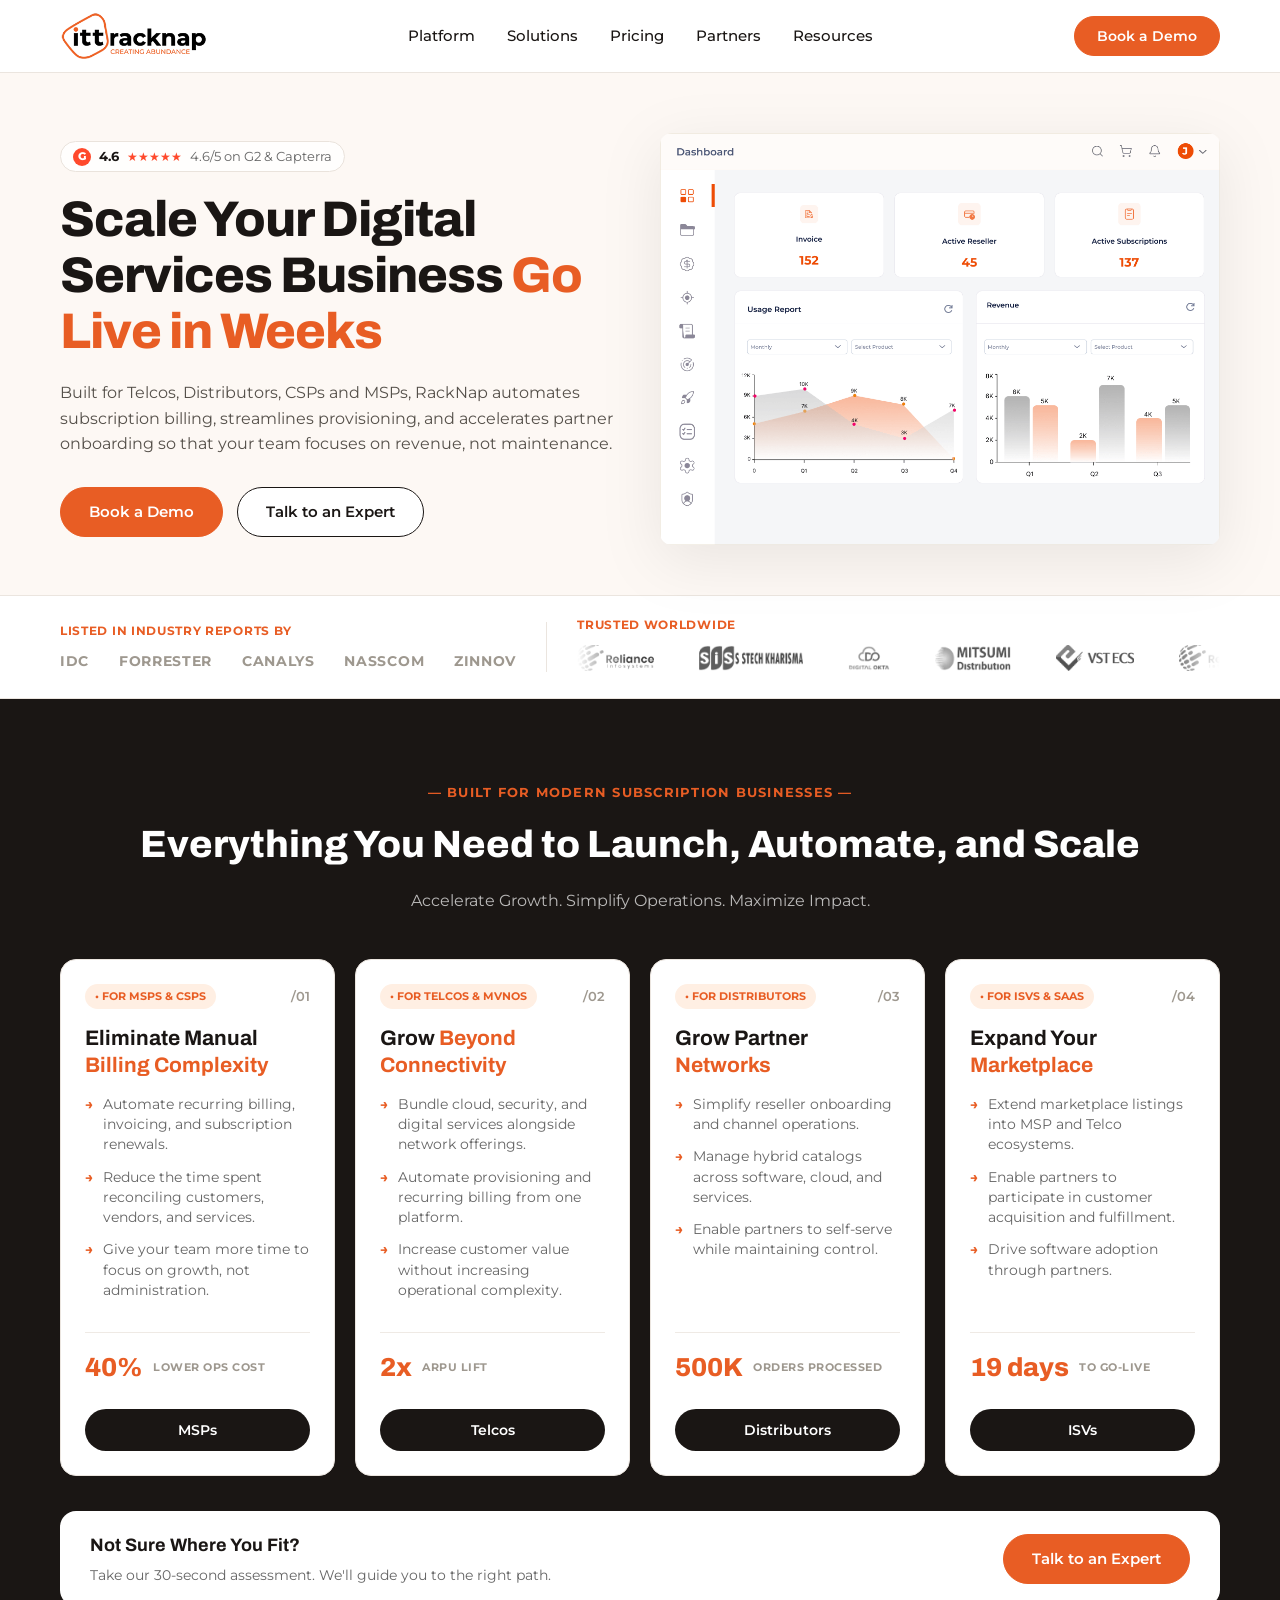
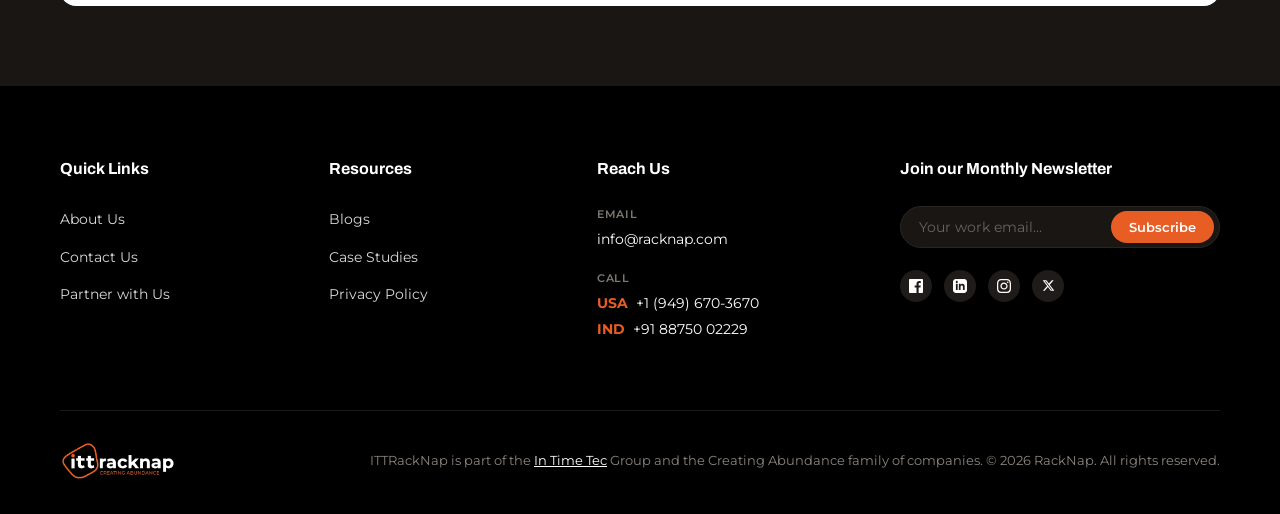
<file: index.html>
<!DOCTYPE html>
<html lang="en">
<head>
  <meta charset="UTF-8">
  <meta name="viewport" content="width=device-width, initial-scale=1.0">
  <title>RackNap - Subscription Management Platform &amp; Billing Software</title>
  
  <!-- Google Fonts: Archivo & Montserrat -->
  <link rel="preconnect" href="https://fonts.googleapis.com">
  <link rel="preconnect" href="https://fonts.gstatic.com" crossorigin>
  <link href="https://fonts.googleapis.com/css2?family=Archivo:wght@600;700;800&family=Montserrat:wght@400;500;600;700&display=swap" rel="stylesheet">
  
  <!-- Modular Stylesheets -->
  <link rel="stylesheet" href="css/base.css">
  <link rel="stylesheet" href="css/header.css">
  <link rel="stylesheet" href="css/hero.css">
  <link rel="stylesheet" href="css/trusted-bar.css">
  <link rel="stylesheet" href="css/features.css">
  <link rel="stylesheet" href="css/footer.css">
  <link rel="stylesheet" href="css/responsive.css">
</head>
<body>

  <!-- Component Placeholders -->
  <div id="header-container" data-component="components/header.html"></div>
  <div id="hero-container" data-component="components/hero.html"></div>
  <div id="trusted-bar-container" data-component="components/trusted-bar.html"></div>
  <div id="features-container" data-component="components/features.html"></div>
  <div id="footer-container" data-component="components/footer.html"></div>

  <!-- Scripts: Component Loader & UI Interactions -->
  <script src="js/components.js"></script>
  <script src="js/main.js"></script>
</body>
</html>
</file>
<file: css/base.css>
/* ==========================================================
   Base Styles, Variables, Reset & Utility Classes
   ========================================================== */

:root {
  --orange: #E85D24;
  --orange-hover: #D04E18;
  --dark: #1A1614;
  --dark-card: #241F1C;
  --cream: #FDF8F4;
  --text-gray: #55504A;
  --muted-gray: #9E988F;
  --border-light: #EBE5DF;
  --white: #FFFFFF;
  --font-heading: 'Archivo', sans-serif;
  --font-body: 'Montserrat', sans-serif;
}

* {
  margin: 0;
  padding: 0;
  box-sizing: border-box;
}

body {
  font-family: var(--font-body);
  color: var(--dark);
  background-color: var(--white);
  line-height: 1.6;
}

img {
  max-width: 100%;
  height: auto;
  display: block;
}

a {
  text-decoration: none;
  color: inherit;
}

.text-orange {
  color: var(--orange);
}

.container {
  max-width: 1200px;
  margin: 0 auto;
  padding: 0 20px;
}

/* Reusable Buttons */
.btn {
  display: inline-block;
  font-family: var(--font-body);
  font-size: 15px;
  font-weight: 600;
  border-radius: 50px;
  padding: 12px 28px;
  cursor: pointer;
  text-align: center;
  transition: all 0.2s ease;
}

.btn-primary {
  background-color: var(--orange);
  color: var(--white);
  border: 1.5px solid var(--orange);
}

.btn-primary:hover {
  background-color: var(--orange-hover);
  border-color: var(--orange-hover);
}

.btn-outline {
  background-color: var(--white);
  color: var(--dark);
  border: 1.5px solid var(--dark);
}

.btn-outline:hover {
  background-color: var(--orange);
  border-color: var(--orange);
  color: var(--white);
}

.btn-nav {
  padding: 8px 22px;
  font-size: 14px;
}

.btn-card {
  width: 100%;
  background: var(--dark);
  color: var(--white);
  padding: 10px;
  font-size: 14px;
  font-weight: 600;
  border-radius: 30px;
  margin-top: auto;
  text-align: center;
  transition: all 0.25s ease;
}
</file>
<file: css/header.css>
/* ==========================================================
   Header & Navigation Styles
   ========================================================== */

.site-header {
  position: relative;
  background: var(--white);
  border-bottom: 1px solid var(--border-light);
}

.navbar {
  display: flex;
  align-items: center;
  justify-content: space-between;
  height: 72px;
}

.logo img {
  height: 48px;
}

.nav-menu {
  display: flex;
  gap: 32px;
}

.nav-link {
  font-size: 15px;
  font-weight: 500;
  color: var(--dark);
  transition: color 0.2s ease;
}

.nav-link:hover {
  color: var(--orange);
}

.nav-toggle {
  display: none;
  background: none;
  border: none;
  cursor: pointer;
  flex-direction: column;
  gap: 5px;
}

.nav-toggle span {
  display: block;
  width: 24px;
  height: 2px;
  background: var(--dark);
}
</file>
<file: css/hero.css>
/* ==========================================================
   Hero Section Styles
   ========================================================== */

.hero-section {
  background-color: var(--cream);
  padding: 60px 0 50px;
}

.hero-container {
  display: flex;
  align-items: center;
  justify-content: space-between;
  gap: 40px;
}

.hero-text {
  flex: 1;
}

.rating-badge {
  display: inline-flex;
  align-items: center;
  gap: 8px;
  background: rgba(255, 255, 255, 0.85);
  padding: 4px 12px;
  border-radius: 30px;
  border: 1px solid #EAE3DC;
  margin-bottom: 20px;
  font-size: 13px;
}

.g2-icon {
  background: #FF492C;
  color: #fff;
  font-weight: 800;
  font-size: 11px;
  width: 18px;
  height: 18px;
  border-radius: 50%;
  display: inline-flex;
  align-items: center;
  justify-content: center;
}

.rating-score {
  font-weight: 700;
}

.stars {
  color: #FF492C;
  font-size: 12px;
}

.rating-source {
  color: #666;
}

.hero-title {
  font-family: var(--font-heading);
  font-size: 50px;
  line-height: 1.12;
  font-weight: 800;
  margin-bottom: 20px;
  letter-spacing: -0.02em;
}

.hero-desc {
  font-size: 16px;
  color: var(--text-gray);
  max-width: 580px;
  margin-bottom: 30px;
}

.hero-buttons {
  display: flex;
  gap: 14px;
}

.hero-image {
  flex: 1;
}

.hero-image img {
  width: 100%;
  border-radius: 12px;
  filter: drop-shadow(0 15px 30px rgba(0, 0, 0, 0.08));
}
</file>
<file: css/trusted-bar.css>
/* ==========================================================
   Trusted Bar & Partner Logo Ticker Styles
   ========================================================== */

.trusted-bar {
  border-top: 1px solid var(--border-light);
  border-bottom: 1px solid var(--border-light);
  padding: 20px 0;
  background: var(--white);
}

.trusted-container {
  display: flex;
  align-items: center;
}

.trusted-left {
  flex: 0 0 42%;
  padding-right: 30px;
  border-right: 1px solid var(--border-light);
}

.trusted-right {
  flex: 0 0 58%;
  padding-left: 30px;
}

.trusted-label {
  display: block;
  font-size: 11.5px;
  font-weight: 700;
  color: var(--orange);
  letter-spacing: 0.06em;
  margin-bottom: 10px;
}

.reports-list {
  display: flex;
  justify-content: space-between;
  font-size: 13.5px;
  font-weight: 700;
  color: var(--muted-gray);
  letter-spacing: 0.05em;
}

.ticker-wrapper {
  overflow: hidden;
  width: 100%;
  mask-image: linear-gradient(to right, transparent, black 8%, black 92%, transparent);
  -webkit-mask-image: linear-gradient(to right, transparent, black 8%, black 92%, transparent);
}

.ticker-track {
  display: inline-flex;
  align-items: center;
  gap: 45px;
  white-space: nowrap;
  animation: tickerSlide 22s linear infinite;
}

.ticker-track:hover {
  animation-play-state: paused;
}

.ticker-track img {
  height: 26px;
  object-fit: contain;
  filter: grayscale(100%);
  opacity: 0.8;
  transition: all 0.25s ease;
}

.ticker-track img:hover {
  filter: grayscale(0%);
  opacity: 1;
}

@keyframes tickerSlide {
  0% { transform: translateX(0); }
  100% { transform: translateX(-50%); }
}
</file>
<file: css/features.css>
/* ==========================================================
   Features Section & Segment Cards Styles
   ========================================================== */

.features-section {
  background-color: var(--dark);
  padding: 80px 0;
  color: var(--white);
}

.section-header {
  text-align: center;
  margin-bottom: 45px;
}

.eyebrow {
  display: inline-block;
  font-size: 12.5px;
  font-weight: 700;
  color: var(--orange);
  letter-spacing: 0.1em;
  margin-bottom: 12px;
}

.section-title {
  font-family: var(--font-heading);
  font-size: 38px;
  font-weight: 800;
  margin-bottom: 12px;
}

.section-subtitle {
  font-size: 16px;
  color: rgba(255, 255, 255, 0.7);
}

.cards-grid {
  display: grid;
  grid-template-columns: repeat(4, 1fr);
  gap: 20px;
  margin-bottom: 35px;
}

/* Cards (White by default, turns dark on hover) */
.card {
  background: var(--white);
  color: var(--dark);
  border-radius: 16px;
  padding: 24px;
  display: flex;
  flex-direction: column;
  border: 1px solid var(--border-light);
  transition: all 0.3s ease;
}

.card .hl {
  color: var(--orange);
}

.card:hover {
  transform: translateY(-6px);
  background: var(--dark-card);
  color: var(--white);
  border-color: #38312C;
  box-shadow: 0 16px 36px rgba(0, 0, 0, 0.45);
}

.card:hover .card-title { color: var(--white); }
.card:hover .card-list li { color: rgba(255, 255, 255, 0.75); }
.card:hover .card-stat { border-top-color: #38312C; }
.card:hover .card-stat .stat-text { color: rgba(255, 255, 255, 0.65); }
.card:hover .btn-card { background: var(--orange); color: var(--white); }

.card-top {
  display: flex;
  justify-content: space-between;
  align-items: center;
  margin-bottom: 16px;
}

.pill-tag {
  background: #FFEFE3;
  color: var(--orange);
  font-size: 11px;
  font-weight: 700;
  padding: 4px 10px;
  border-radius: 20px;
}

.card-num {
  color: var(--muted-gray);
  font-size: 13px;
  font-weight: 600;
}

.card-title {
  font-family: var(--font-heading);
  font-size: 21px;
  font-weight: 700;
  line-height: 1.25;
  margin-bottom: 16px;
}

.card-list {
  list-style: none;
  margin-bottom: 20px;
  flex-grow: 1;
}

.card-list li {
  font-size: 13.5px;
  color: #666;
  margin-bottom: 12px;
  line-height: 1.5;
  position: relative;
  padding-left: 18px;
}

.card-list li::before {
  content: '→';
  color: var(--orange);
  position: absolute;
  left: 0;
  font-weight: 700;
}

.card-stat {
  display: flex;
  align-items: center;
  gap: 10px;
  margin-bottom: 20px;
  padding-top: 14px;
  border-top: 1px solid #EFEAE5;
}

.stat-num {
  font-family: var(--font-heading);
  font-size: 26px;
  font-weight: 800;
  color: var(--orange);
}

.stat-text {
  font-size: 10.5px;
  font-weight: 700;
  color: var(--muted-gray);
  letter-spacing: 0.05em;
}

.cta-banner {
  background: var(--white);
  border-radius: 16px;
  padding: 20px 30px;
  display: flex;
  align-items: center;
  justify-content: space-between;
}

.cta-banner-text strong {
  font-family: var(--font-heading);
  font-size: 18px;
  color: var(--dark);
  display: block;
  margin-bottom: 4px;
}

.cta-banner-text p {
  font-size: 14px;
  color: #666;
}
</file>
<file: css/footer.css>
/* ==========================================================
   Footer Component Styles
   ========================================================== */

.site-footer {
  background: #000000;
  color: var(--white);
  padding: 70px 0 35px;
}

.footer-columns {
  display: grid;
  grid-template-columns: 1fr 1fr 1.15fr 1.4fr;
  gap: 40px;
  margin-bottom: 50px;
}

.footer-heading {
  font-family: var(--font-heading);
  font-size: 16px;
  font-weight: 700;
  color: #FFFFFF;
  margin-bottom: 24px;
}

.footer-links {
  list-style: none;
}

.footer-links li {
  margin-bottom: 12px;
}

.footer-links a {
  font-size: 14px;
  color: rgba(255, 255, 255, 0.85);
  transition: color 0.2s ease;
}

.footer-links a:hover {
  color: var(--orange);
}

.footer-contact-group {
  margin-bottom: 20px;
}

.contact-label {
  display: block;
  font-size: 11px;
  font-weight: 600;
  color: #7E7873;
  letter-spacing: 0.06em;
  text-transform: uppercase;
  margin-bottom: 4px;
}

.contact-value {
  display: block;
  font-size: 14px;
  color: #FFFFFF;
  margin-bottom: 4px;
  transition: color 0.2s ease;
}

.contact-value:hover {
  color: var(--orange);
}

.country-tag {
  color: var(--orange);
  font-weight: 700;
  margin-right: 4px;
}

.newsletter-box {
  background: #191614;
  border: 1px solid #2B2521;
  border-radius: 50px;
  padding: 4px 5px 4px 18px;
  display: flex;
  align-items: center;
  max-width: 320px;
  margin-bottom: 22px;
  transition: border-color 0.2s ease;
}

.newsletter-box:focus-within {
  border-color: var(--orange);
}

.newsletter-box input {
  background: transparent;
  border: none;
  outline: none;
  color: #FFFFFF;
  font-family: var(--font-body);
  font-size: 13.5px;
  flex: 1;
  min-width: 0;
}

.newsletter-box input::placeholder {
  color: #6A635E;
}

.newsletter-btn {
  background: var(--orange);
  color: #FFFFFF;
  border: none;
  border-radius: 50px;
  padding: 8px 18px;
  font-family: var(--font-body);
  font-size: 13px;
  font-weight: 600;
  cursor: pointer;
  flex-shrink: 0;
  transition: background-color 0.2s ease;
}

.newsletter-btn:hover {
  background: var(--orange-hover);
}

.footer-socials {
  display: flex;
  gap: 12px;
}

.social-circle {
  width: 32px;
  height: 32px;
  border-radius: 50%;
  background: #1F1B18;
  color: #FFFFFF;
  display: inline-flex;
  align-items: center;
  justify-content: center;
  transition: all 0.2s ease;
}

.social-circle:hover {
  background: var(--orange);
  transform: translateY(-2px);
}

.footer-bottom {
  border-top: 1px solid #1C1816;
  padding-top: 30px;
  display: flex;
  align-items: center;
  justify-content: space-between;
  gap: 20px;
}

.footer-bottom-logo img {
  height: 38px;
  width: auto;
}

.copyright-text {
  font-size: 13px;
  color: #8C847E;
  line-height: 1.5;
}

.copyright-text a {
  color: #FFFFFF;
  text-decoration: underline;
}

.copyright-text a:hover {
  color: var(--orange);
}
</file>
<file: css/responsive.css>
/* ==========================================================
   Responsive Design & Media Queries
   ========================================================== */

@media (max-width: 991px) {
  .nav-menu {
    display: none;
    position: absolute;
    top: 72px;
    left: 0;
    width: 100%;
    background: var(--white);
    flex-direction: column;
    padding: 20px;
    border-bottom: 1px solid var(--border-light);
    box-shadow: 0 10px 20px rgba(0, 0, 0, 0.08);
  }

  .nav-menu.active {
    display: flex;
  }

  .nav-toggle {
    display: flex;
  }

  .btn-nav {
    display: none;
  }

  .hero-container,
  .trusted-container,
  .cta-banner,
  .footer-bottom {
    flex-direction: column;
    text-align: center;
    gap: 20px;
  }

  .hero-desc {
    margin: 0 auto 30px;
  }

  .hero-buttons {
    justify-content: center;
  }

  .trusted-left {
    border-right: none;
    border-bottom: 1px solid var(--border-light);
    padding: 0 0 15px;
    width: 100%;
  }

  .reports-list {
    justify-content: center;
    gap: 20px;
    flex-wrap: wrap;
  }

  .trusted-right {
    padding-left: 0;
    width: 100%;
  }

  .cards-grid,
  .footer-columns {
    grid-template-columns: repeat(2, 1fr);
  }
}

@media (max-width: 600px) {
  .hero-title {
    font-size: 34px;
  }

  .hero-buttons {
    flex-direction: column;
  }

  .cards-grid,
  .footer-columns {
    grid-template-columns: 1fr;
  }

  .footer-columns {
    text-align: center;
  }

  .newsletter-box {
    margin: 0 auto 20px;
  }

  .footer-socials {
    justify-content: center;
  }
}
</file>
